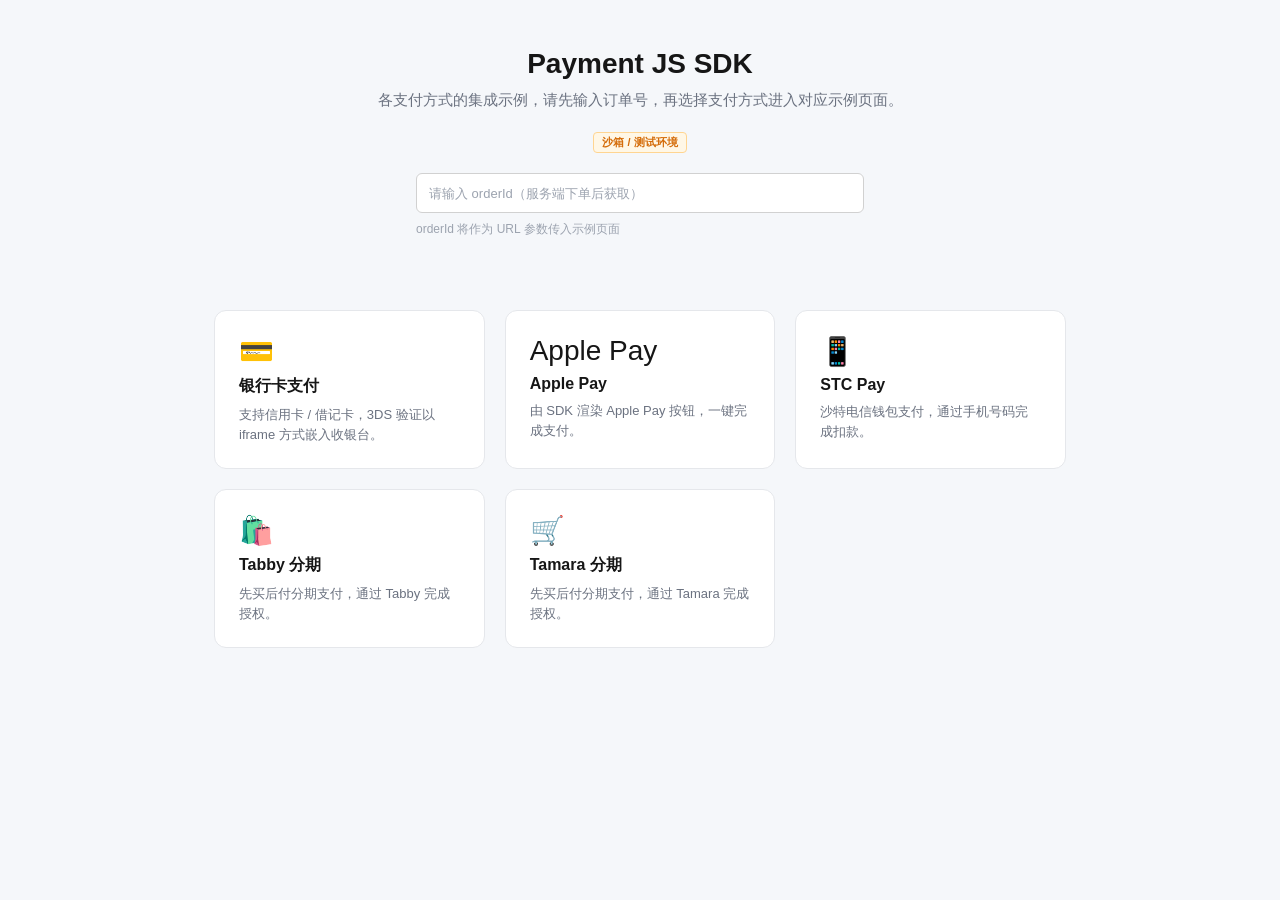
<file: index.html>
<!DOCTYPE html>
<html lang="zh-CN">
  <head>
    <meta charset="UTF-8" />
    <meta name="viewport" content="width=device-width, initial-scale=1.0" />
    <title>Payment JS SDK 示例</title>
    <link rel="stylesheet" href="shared/payment.css" />
    <style>
      .hero {
        text-align: center;
        padding: 48px 24px 32px;
      }
      .hero h1 {
        margin: 0 0 8px;
        font-size: 28px;
        font-weight: 700;
        color: #161616;
      }
      .hero p {
        margin: 0 0 20px;
        color: #6b7280;
        font-size: 15px;
        line-height: 1.6;
      }

      /* orderId 输入区域 */
      .order-input-wrap {
        display: flex;
        gap: 8px;
        justify-content: center;
        align-items: center;
        margin: 20px auto 0;
        max-width: 480px;
        padding: 0 16px;
      }
      .order-input-wrap input {
        flex: 1;
        height: 40px;
        padding: 0 12px;
        border: 1px solid #d1d1d1;
        border-radius: 6px;
        font-size: 14px;
        color: #161616;
        outline: none;
        transition: border-color 0.2s;
        font-family: "SF Mono", "Consolas", monospace;
      }
      .order-input-wrap input::placeholder {
        color: #9ca3af;
        font-family: -apple-system, "BlinkMacSystemFont", sans-serif;
        font-size: 13px;
      }
      .order-input-wrap input:focus {
        border-color: #009d8a;
      }
      .order-input-wrap input.input-error {
        border-color: #f5222d;
        animation: shake 0.3s ease;
      }
      @keyframes shake {
        0%, 100% { transform: translateX(0); }
        25%       { transform: translateX(-6px); }
        75%       { transform: translateX(6px); }
      }

      .order-hint {
        margin: 8px auto 0;
        max-width: 480px;
        padding: 0 16px;
        font-size: 12px;
        color: #9ca3af;
        text-align: left;
      }
      .order-hint.error-hint {
        color: #f5222d;
      }

      /* 卡片点击时不走默认 href，由 JS 控制跳转 */
      .demo-card {
        cursor: pointer;
      }
    </style>
  </head>
  <body>
    <div class="hero">
      <h1>Payment JS SDK</h1>
      <p>各支付方式的集成示例，请先输入订单号，再选择支付方式进入对应示例页面。</p>
      <span class="env-badge">沙箱 / 测试环境</span>

      <div class="order-input-wrap">
        <input
          type="text"
          id="orderIdInput"
          placeholder="请输入 orderId（服务端下单后获取）"
          autocomplete="off"
          spellcheck="false"
        />
      </div>
      <div class="order-hint" id="orderHint">
        orderId 将作为 URL 参数传入示例页面
      </div>
    </div>

    <div class="index-grid">
      <a class="demo-card" data-page="card-payment.html">
        <span class="card-icon">💳</span>
        <span class="card-title">银行卡支付</span>
        <span class="card-desc">支持信用卡 / 借记卡，3DS 验证以 iframe 方式嵌入收银台。</span>
      </a>

      <a class="demo-card" data-page="apple-pay.html">
        <span class="card-icon"> Apple Pay</span>
        <span class="card-title">Apple Pay</span>
        <span class="card-desc">由 SDK 渲染 Apple Pay 按钮，一键完成支付。</span>
      </a>

      <a class="demo-card" data-page="stc-pay.html">
        <span class="card-icon">📱</span>
        <span class="card-title">STC Pay</span>
        <span class="card-desc">沙特电信钱包支付，通过手机号码完成扣款。</span>
      </a>

      <a class="demo-card" data-page="tabby.html">
        <span class="card-icon">🛍️</span>
        <span class="card-title">Tabby 分期</span>
        <span class="card-desc">先买后付分期支付，通过 Tabby 完成授权。</span>
      </a>

      <a class="demo-card" data-page="tamara.html">
        <span class="card-icon">🛒</span>
        <span class="card-title">Tamara 分期</span>
        <span class="card-desc">先买后付分期支付，通过 Tamara 完成授权。</span>
      </a>
    </div>

    <script>
      const input = document.getElementById("orderIdInput");
      const hint  = document.getElementById("orderHint");

      // 恢复上次填写的 orderId
      const saved = localStorage.getItem("demo_orderId");
      if (saved) input.value = saved;

      // 实时保存到 localStorage
      input.addEventListener("input", () => {
        localStorage.setItem("demo_orderId", input.value.trim());
        resetHint();
      });

      const resetHint = () => {
        input.classList.remove("input-error");
        hint.className = "order-hint";
        hint.textContent = "orderId 将作为 URL 参数传入示例页面";
      };

      const showError = () => {
        input.classList.add("input-error");
        hint.className = "order-hint error-hint";
        hint.textContent = "请先填写 orderId，再选择支付方式";
        input.focus();
        // 动画结束后移除 class，以便下次还能触发
        input.addEventListener("animationend", () => {
          input.classList.remove("input-error");
        }, { once: true });
      };

      document.querySelectorAll(".demo-card").forEach((card) => {
        card.addEventListener("click", (e) => {
          e.preventDefault();
          const orderId = input.value.trim();
          if (!orderId) {
            showError();
            return;
          }
          const page = card.dataset.page;
          window.location.href = `${page}?orderId=${encodeURIComponent(orderId)}`;
        });
      });
    </script>
  </body>
</html>
</file>
<file: shared/payment.css>
/* Payment JS SDK Demo — 公共样式 */

*,
*::before,
*::after {
  box-sizing: border-box;
}

html,
body {
  height: 100%;
}

body {
  margin: 0;
  padding: 0;
  font-family: -apple-system, "BlinkMacSystemFont", "Segoe UI", "Open Sans", sans-serif;
  background-color: #f5f7fa;
  color: #161616;
}

/* ── Page header ─────────────────────────────────────────────── */
.page-header {
  height: 57px;
  background-color: #fff;
  border-bottom: 1px solid #e5e7eb;
  padding: 16px 24px;
  display: flex;
  align-items: center;
  gap: 16px;
}

.page-header a.back-link {
  color: #009d8a;
  text-decoration: none;
  font-size: 14px;
}

.page-header a.back-link:hover {
  text-decoration: underline;
}

.page-header h1 {
  margin: 0;
  font-size: 18px;
  font-weight: 600;
  color: #161616;
}

/* ── Payment card ────────────────────────────────────────────── */
.payment-card {
  margin: 40px auto;
  padding: 32px;
  width: 100%;
  max-width: 520px;
  background-color: #fff;
  border-radius: 12px;
  box-shadow: 0 2px 12px rgba(0, 0, 0, 0.08);
}

.payment-card h2 {
  margin: 0 0 24px;
  font-size: 20px;
  font-weight: 600;
  color: #161616;
}

/* ── Form fields ─────────────────────────────────────────────── */
.field {
  margin-bottom: 20px;
}

.field label {
  display: block;
  margin-bottom: 6px;
  font-size: 13px;
  font-weight: 500;
  color: #4b5563;
}

/* Container into which the SDK renders an iframe */
.input-wrap {
  width: 100%;
  height: 40px;
  padding: 0 12px;
  border: 1px solid #d1d1d1;
  border-radius: 6px;
  transition: border-color 0.2s ease-in-out;
}

.input-wrap:focus-within {
  border-color: #009d8a;
  outline: none;
}

/* Two-column row for expiry / CVV */
.field-row {
  display: grid;
  grid-template-columns: 1fr 1fr;
  gap: 12px;
  margin-top: 8px;
}

/* ── Pay button ──────────────────────────────────────────────── */
button#submit {
  display: flex;
  justify-content: center;
  align-items: center;
  width: 100%;
  height: 44px;
  margin-top: 8px;
  border: none;
  border-radius: 6px;
  background-color: #009d8a;
  color: #fff;
  font-size: 15px;
  font-weight: 600;
  cursor: pointer;
  transition: background-color 0.2s ease-in-out;
}

button#submit:hover {
  background-color: #007d6e;
}

button#submit:active {
  background-color: #006b5e;
}

/* ── Error message ───────────────────────────────────────────── */
.error-banner {
  margin-top: 16px;
  padding: 12px 16px;
  border-radius: 6px;
  background-color: #fff1f0;
  border: 1px solid #ffa39e;
  color: #cf1322;
  font-size: 14px;
  display: none;
}

.error-banner.visible {
  display: block;
}

/* ── Init error (full-page) ──────────────────────────────────── */
.init-error {
  margin: 40px auto;
  max-width: 520px;
  padding: 24px;
  border-radius: 8px;
  background-color: #fff1f0;
  border: 1px solid #ffa39e;
  color: #cf1322;
  font-size: 14px;
}

/* ── Success state ───────────────────────────────────────────── */
.success-banner {
  margin-top: 16px;
  padding: 12px 16px;
  border-radius: 6px;
  background-color: #f6ffed;
  border: 1px solid #b7eb8f;
  color: #389e0d;
  font-size: 14px;
  display: none;
}

.success-banner.visible {
  display: block;
}


/* ── Index page cards ────────────────────────────────────────── */
.index-grid {
  display: grid;
  grid-template-columns: repeat(auto-fill, minmax(220px, 1fr));
  gap: 20px;
  margin: 40px auto;
  max-width: 900px;
  padding: 0 24px;
}

.demo-card {
  display: flex;
  flex-direction: column;
  align-items: flex-start;
  gap: 8px;
  padding: 24px;
  background-color: #fff;
  border-radius: 12px;
  border: 1px solid #e5e7eb;
  text-decoration: none;
  color: inherit;
  transition: box-shadow 0.2s, border-color 0.2s;
}

.demo-card:hover {
  box-shadow: 0 4px 16px rgba(0, 0, 0, 0.1);
  border-color: #009d8a;
}

.demo-card .card-icon {
  font-size: 28px;
}

.demo-card .card-title {
  font-size: 16px;
  font-weight: 600;
  color: #161616;
}

.demo-card .card-desc {
  font-size: 13px;
  color: #6b7280;
  line-height: 1.5;
}

/* ── Environment badge ───────────────────────────────────────── */
.env-badge {
  display: inline-block;
  padding: 2px 8px;
  border-radius: 4px;
  font-size: 11px;
  font-weight: 600;
  background-color: #fff7e6;
  color: #d46b08;
  border: 1px solid #ffd591;
}

/* ══════════════════════════════════════════════════════════════
   左右分栏布局（demo 页面专用）
   ══════════════════════════════════════════════════════════════ */

.demo-layout {
  display: grid;
  grid-template-columns: 1fr 1fr;
  height: calc(100vh - 57px);
  overflow: hidden;
}

/* ── 左侧：交互区 ─────────────────────────────────────────────── */
.demo-panel {
  background-color: #f5f7fa;
  overflow-y: auto;
  padding: 40px 32px;
}

.demo-panel .payment-card {
  margin: 0 auto;
}

/* ── 右侧：代码区 ─────────────────────────────────────────────── */
.code-panel {
  display: flex;
  flex-direction: column;
  background-color: #0d1117;
  overflow: hidden;
  border-left: 1px solid #21262d;
}

/* 标签栏 */
.code-tabs {
  display: flex;
  align-items: center;
  background-color: #010409;
  border-bottom: 1px solid #21262d;
  padding: 0 16px;
  flex-shrink: 0;
  height: 44px;
}

.code-tab {
  padding: 0 16px;
  height: 100%;
  font-size: 13px;
  font-weight: 500;
  color: #8b949e;
  background: none;
  border: none;
  border-bottom: 2px solid transparent;
  cursor: pointer;
  font-family: -apple-system, "BlinkMacSystemFont", sans-serif;
  transition: color 0.15s;
}

.code-tab:hover {
  color: #c9d1d9;
}

.code-tab.active {
  color: #f0f6fc;
  border-bottom-color: #009d8a;
}

/* 代码内容区 */
.code-body {
  flex: 1;
  overflow-y: auto;
  scrollbar-width: thin;
  scrollbar-color: #30363d transparent;
}

.code-body::-webkit-scrollbar {
  width: 6px;
}

.code-body::-webkit-scrollbar-thumb {
  background-color: #30363d;
  border-radius: 3px;
}

.code-body pre {
  margin: 0;
  min-height: 100%;
}

/* 覆盖 highlight.js 默认背景，与面板保持一致 */
.code-body pre code.hljs {
  background: #0d1117 !important;
  padding: 24px 28px !important;
  font-size: 13px;
  line-height: 1.65;
  font-family: "SF Mono", "Fira Code", "JetBrains Mono", "Consolas", monospace;
}

/* ── 响应式：窄屏纵向堆叠 ─────────────────────────────────────── */
@media (max-width: 900px) {
  html, body {
    height: auto;
  }

  .demo-layout {
    grid-template-columns: 1fr;
    height: auto;
    overflow: visible;
  }

  .code-panel {
    height: 520px;
  }
}
</file>
